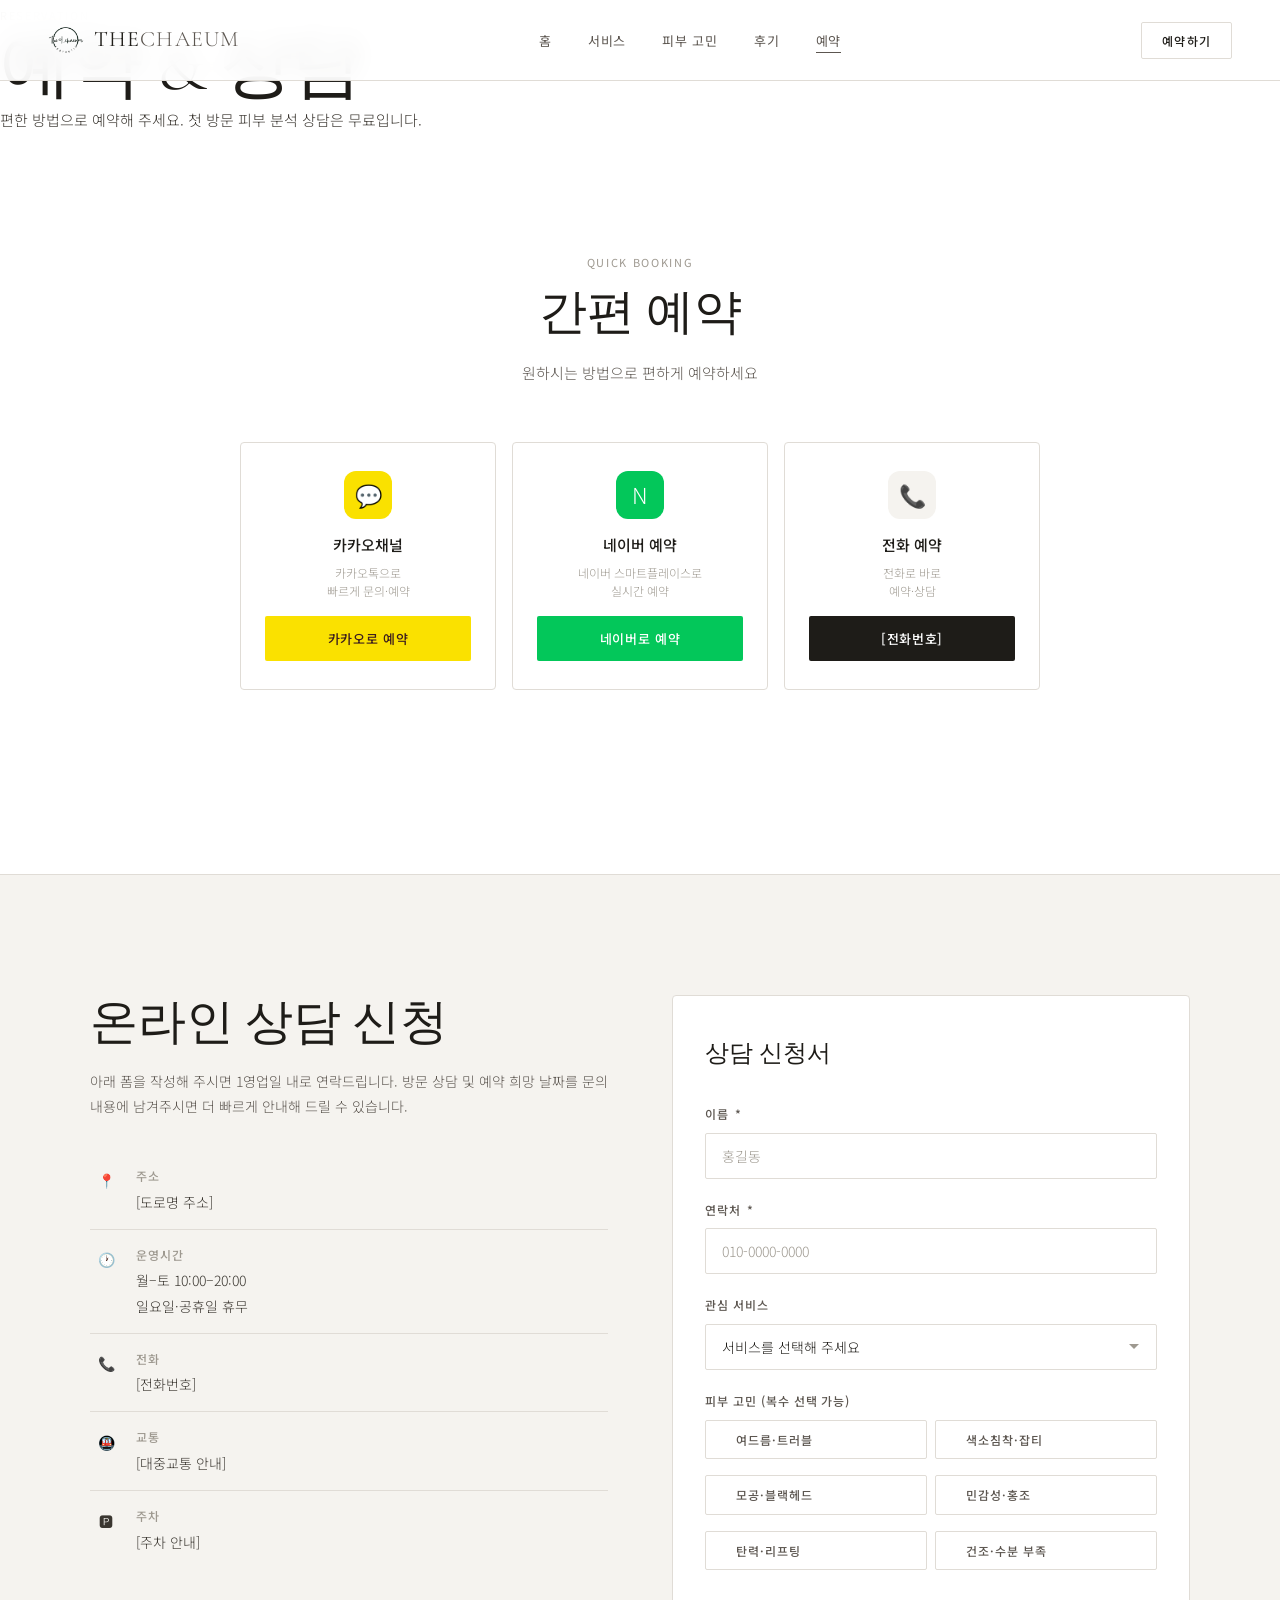
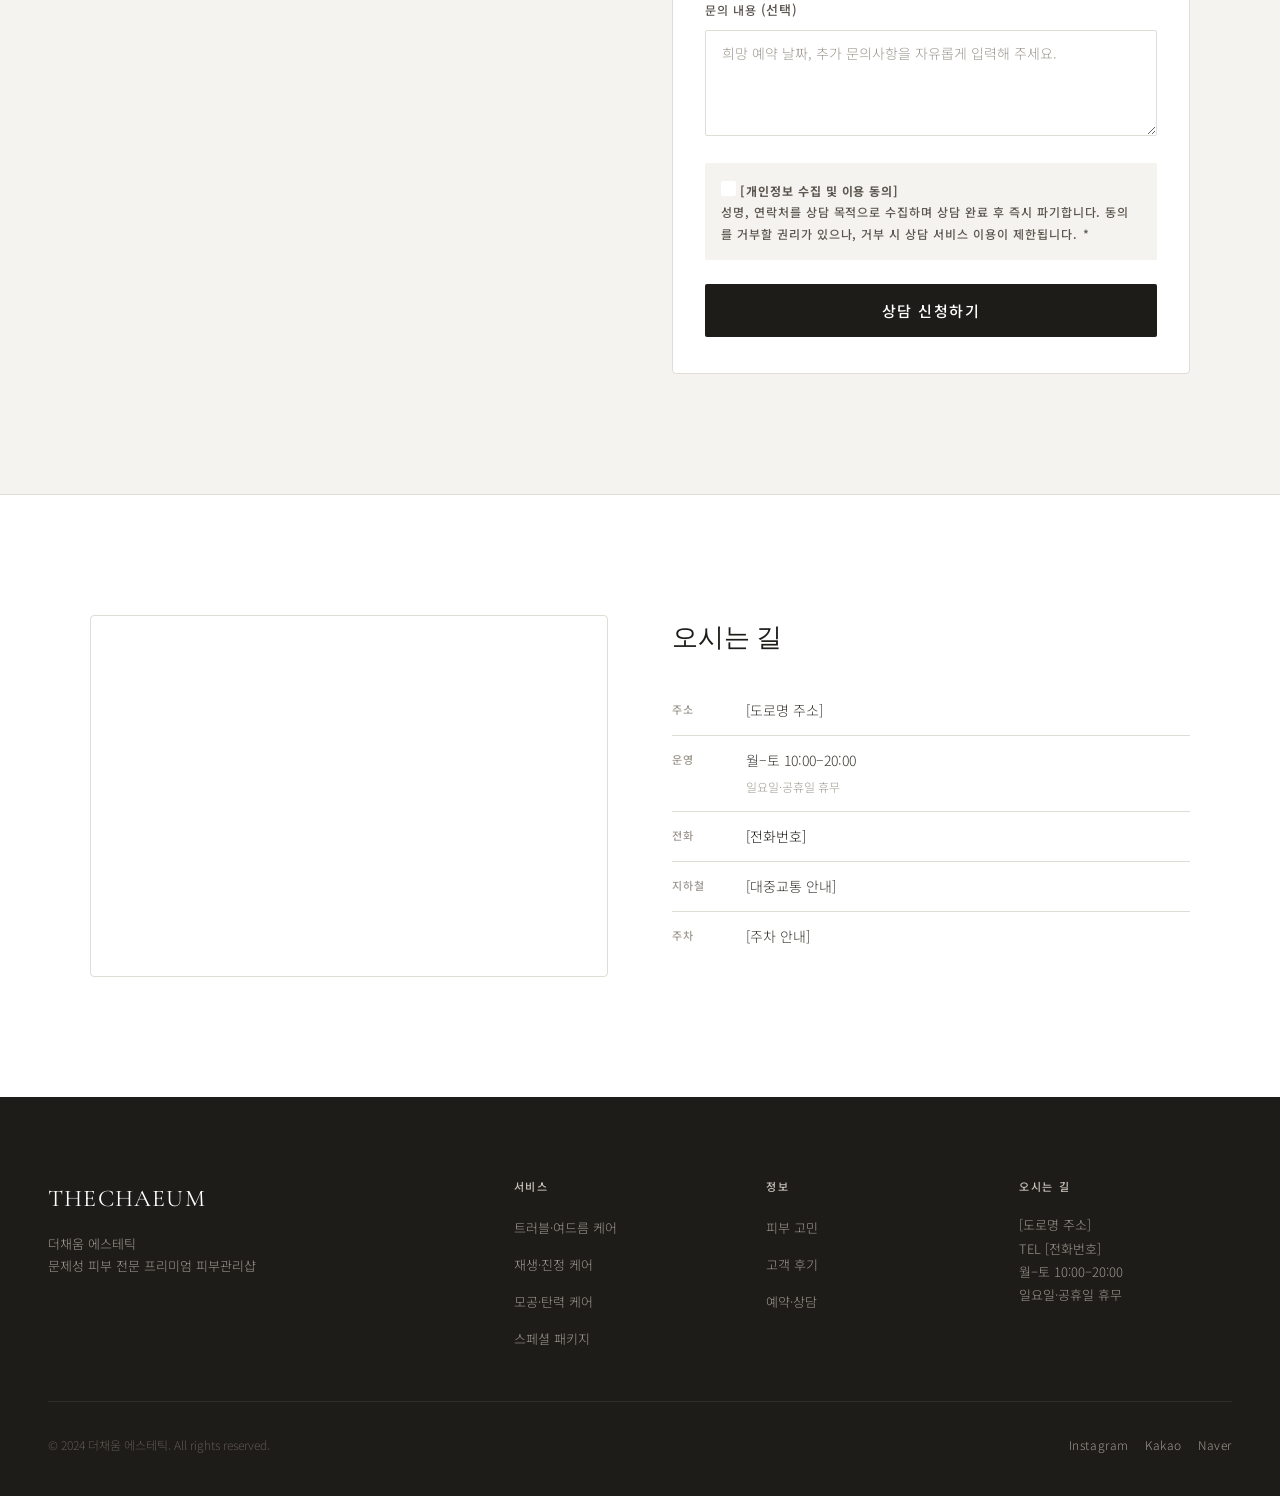
<file: booking.html>
<!DOCTYPE html>
<html lang="ko">
<head>
  <meta charset="UTF-8">
  <meta name="viewport" content="width=device-width, initial-scale=1.0">
  <title>예약·상담 | 더채움 에스테틱 — [지역명]</title>
  <meta name="description" content="더채움 에스테틱 예약 및 상담 안내. 카카오채널, 네이버 예약, 전화 문의로 간편하게 예약하세요. 첫 방문 상담 무료.">

  <!-- Open Graph -->
  <meta property="og:type" content="website">
  <meta property="og:title" content="예약·상담 | 더채움 에스테틱">
  <meta property="og:description" content="첫 방문 상담 무료. 카카오채널 또는 온라인으로 간편하게 예약하세요.">

  <link rel="stylesheet" href="css/variables.css">
  <link rel="stylesheet" href="css/components.css">
  <link rel="stylesheet" href="css/pages/booking.css">
</head>
<body>

  <!-- ===== NAVIGATION ===== -->
  <nav id="main-nav" class="scrolled">
    <a href="index.html" class="nav-logo">
      <img src="assets/logo.png" alt="더채움 로고" onerror="this.style.display='none'">
      <span class="logo-text" style="color:var(--color-text-primary);">THE<span>CHAEUM</span></span>
    </a>
    <ul class="nav-links">
      <li><a href="index.html">홈</a></li>
      <li><a href="services.html">서비스</a></li>
      <li><a href="index.html#concerns">피부 고민</a></li>
      <li><a href="index.html#reviews">후기</a></li>
      <li><a href="booking.html" class="active">예약</a></li>
    </ul>
    <div class="nav-cta">
      <a href="booking.html" style="color:var(--color-text-primary);border-color:var(--color-border);">예약하기</a>
    </div>
    <button class="nav-hamburger" id="hamburger" aria-label="메뉴 열기">
      <span style="background:var(--color-text-primary);"></span>
      <span style="background:var(--color-text-primary);"></span>
      <span style="background:var(--color-text-primary);"></span>
    </button>
  </nav>

  <!-- 모바일 메뉴 -->
  <div class="nav-overlay" id="nav-overlay"></div>
  <div class="nav-mobile-menu" id="mobile-menu">
    <ul>
      <li><a href="index.html">홈</a></li>
      <li><a href="services.html">서비스</a></li>
      <li><a href="index.html#concerns">피부 고민</a></li>
      <li><a href="index.html#reviews">후기</a></li>
      <li><a href="booking.html">예약</a></li>
    </ul>
    <div class="mobile-cta">
      <a href="booking.html" class="btn-primary" style="width:100%;display:block;">지금 예약하기</a>
    </div>
  </div>

  <!-- ===== PAGE HERO ===== -->
  <div class="page-hero">
    <span class="label">Reservation</span>
    <h1>예약 &amp; 상담</h1>
    <p>편한 방법으로 예약해 주세요. 첫 방문 피부 분석 상담은 무료입니다.</p>
  </div>

  <!-- ===== 예약 채널 ===== -->
  <section class="booking-channels">
    <div style="max-width:1100px;margin:0 auto;">
      <div class="section-header fade-up">
        <span class="label">Quick Booking</span>
        <h2>간편 예약</h2>
        <p>원하시는 방법으로 편하게 예약하세요</p>
      </div>

      <div class="channels-grid">
        <div class="channel-card fade-up">
          <div class="channel-icon kakao">💬</div>
          <h3>카카오채널</h3>
          <p>카카오톡으로<br>빠르게 문의·예약</p>
          <a href="https://pf.kakao.com/_[채널ID]" class="channel-btn kakao-btn" target="_blank" rel="noopener">카카오로 예약</a>
        </div>

        <div class="channel-card fade-up fade-up-delay-1">
          <div class="channel-icon naver">N</div>
          <h3>네이버 예약</h3>
          <p>네이버 스마트플레이스로<br>실시간 예약</p>
          <a href="https://booking.naver.com/[업체ID]" class="channel-btn naver-btn" target="_blank" rel="noopener">네이버로 예약</a>
        </div>

        <div class="channel-card fade-up fade-up-delay-2">
          <div class="channel-icon phone">📞</div>
          <h3>전화 예약</h3>
          <p>전화로 바로<br>예약·상담</p>
          <a href="tel:[전화번호]" class="channel-btn phone-btn">[전화번호]</a>
        </div>
      </div>
    </div>
  </section>

  <!-- ===== 상담 폼 ===== -->
  <section class="booking-form-section">
    <div class="booking-layout" style="max-width:1100px;margin:0 auto;">

      <!-- 좌측: 안내 정보 -->
      <div class="booking-info fade-up">
        <h2>온라인 상담 신청</h2>
        <p>아래 폼을 작성해 주시면 1영업일 내로 연락드립니다. 방문 상담 및 예약 희망 날짜를 문의 내용에 남겨주시면 더 빠르게 안내해 드릴 수 있습니다.</p>

        <ul class="info-list">
          <li>
            <div class="info-icon">📍</div>
            <div class="info-list-content">
              <strong>주소</strong>
              <span>[도로명 주소]</span>
            </div>
          </li>
          <li>
            <div class="info-icon">🕐</div>
            <div class="info-list-content">
              <strong>운영시간</strong>
              <span>월–토 10:00–20:00<br>일요일·공휴일 휴무</span>
            </div>
          </li>
          <li>
            <div class="info-icon">📞</div>
            <div class="info-list-content">
              <strong>전화</strong>
              <span>[전화번호]</span>
            </div>
          </li>
          <li>
            <div class="info-icon">🚇</div>
            <div class="info-list-content">
              <strong>교통</strong>
              <span>[대중교통 안내]</span>
            </div>
          </li>
          <li>
            <div class="info-icon">🅿️</div>
            <div class="info-list-content">
              <strong>주차</strong>
              <span>[주차 안내]</span>
            </div>
          </li>
        </ul>
      </div>

      <!-- 우측: 폼 -->
      <div class="fade-up fade-up-delay-1">
        <form class="consult-form" id="consult-form" novalidate>
          <h3>상담 신청서</h3>

          <div id="form-success" class="form-success">
            <div class="success-icon">✅</div>
            <h3>상담 신청이 완료되었습니다</h3>
            <p>1영업일 내로 [전화번호] 또는 카카오채널로 연락드리겠습니다.<br>감사합니다.</p>
          </div>

          <div id="form-fields">
            <div class="form-group" id="group-name">
              <label for="name">이름 <span class="required">*</span></label>
              <input type="text" id="name" name="name" placeholder="홍길동" autocomplete="name">
              <span class="field-error" id="error-name">이름을 입력해 주세요.</span>
            </div>

            <div class="form-group" id="group-phone">
              <label for="phone">연락처 <span class="required">*</span></label>
              <input type="tel" id="phone" name="phone" placeholder="010-0000-0000" autocomplete="tel">
              <span class="field-error" id="error-phone">올바른 연락처를 입력해 주세요. (예: 010-0000-0000)</span>
            </div>

            <div class="form-group" id="group-service">
              <label for="service">관심 서비스</label>
              <select id="service" name="service">
                <option value="">서비스를 선택해 주세요</option>
                <option value="trouble">트러블·여드름 케어</option>
                <option value="regen">재생·진정 케어</option>
                <option value="pore">모공·탄력 케어</option>
                <option value="package">스페셜 패키지</option>
                <option value="consult">피부 상담만 원합니다</option>
              </select>
            </div>

            <div class="form-group">
              <label>피부 고민 (복수 선택 가능)</label>
              <div class="checkbox-group">
                <label class="checkbox-label">
                  <input type="checkbox" name="concerns" value="acne">
                  <span>여드름·트러블</span>
                </label>
                <label class="checkbox-label">
                  <input type="checkbox" name="concerns" value="pigment">
                  <span>색소침착·잡티</span>
                </label>
                <label class="checkbox-label">
                  <input type="checkbox" name="concerns" value="pore">
                  <span>모공·블랙헤드</span>
                </label>
                <label class="checkbox-label">
                  <input type="checkbox" name="concerns" value="sensitive">
                  <span>민감성·홍조</span>
                </label>
                <label class="checkbox-label">
                  <input type="checkbox" name="concerns" value="lifting">
                  <span>탄력·리프팅</span>
                </label>
                <label class="checkbox-label">
                  <input type="checkbox" name="concerns" value="dryness">
                  <span>건조·수분 부족</span>
                </label>
              </div>
            </div>

            <div class="form-group">
              <label for="message">문의 내용 <span class="caption">(선택)</span></label>
              <textarea id="message" name="message" placeholder="희망 예약 날짜, 추가 문의사항을 자유롭게 입력해 주세요." rows="4"></textarea>
            </div>

            <div class="form-group" id="group-privacy">
              <label class="privacy-agree">
                <input type="checkbox" id="privacy" name="privacy">
                <span class="privacy-agree-text">
                  <strong>[개인정보 수집 및 이용 동의]</strong><br>
                  성명, 연락처를 상담 목적으로 수집하며 상담 완료 후 즉시 파기합니다. 동의를 거부할 권리가 있으나, 거부 시 상담 서비스 이용이 제한됩니다.
                  <span class="required">*</span>
                </span>
              </label>
              <span class="field-error" id="error-privacy">개인정보 수집 및 이용에 동의해 주세요.</span>
            </div>

            <div class="form-submit-area">
              <button type="submit" class="btn-primary">상담 신청하기</button>
            </div>
          </div>
        </form>
      </div>
    </div>
  </section>

  <!-- ===== 지도 ===== -->
  <section class="map-section">
    <div class="map-layout" style="max-width:1100px;margin:0 auto;">
      <div class="map-embed fade-up">
        <!-- 실제 주소 입력 후 Google Maps embed URL로 교체하세요 -->
        <iframe
          src="https://www.google.com/maps/embed?pb=!1m18!1m12!1m3!1d3163.944!2d127.0276!3d37.4979!2m3!1f0!2f0!3f0!3m2!1i1024!2i768!4f13.1!3m3!1m2!1s0x0%3A0x0!2z!5e0!3m2!1sko!2skr!4v1234567890"
          allowfullscreen=""
          loading="lazy"
          referrerpolicy="no-referrer-when-downgrade"
          title="더채움 에스테틱 위치">
        </iframe>
      </div>

      <div class="map-info fade-up fade-up-delay-1">
        <h3>오시는 길</h3>
        <ul class="map-details">
          <li>
            <span class="detail-key">주소</span>
            <span>[도로명 주소]</span>
          </li>
          <li>
            <span class="detail-key">운영</span>
            <span>월–토 10:00–20:00<br><span style="font-size:12px;color:var(--color-text-muted);">일요일·공휴일 휴무</span></span>
          </li>
          <li>
            <span class="detail-key">전화</span>
            <span><a href="tel:[전화번호]" style="color:var(--color-cta);">[전화번호]</a></span>
          </li>
          <li>
            <span class="detail-key">지하철</span>
            <span>[대중교통 안내]</span>
          </li>
          <li>
            <span class="detail-key">주차</span>
            <span>[주차 안내]</span>
          </li>
        </ul>
      </div>
    </div>
  </section>

  <!-- ===== FOOTER ===== -->
  <footer>
    <div class="footer-inner">
      <div class="footer-top">
        <div class="footer-brand">
          <div class="logo-text">THECHAEUM</div>
          <p>더채움 에스테틱<br>문제성 피부 전문 프리미엄 피부관리샵</p>
        </div>
        <div class="footer-col">
          <h4>서비스</h4>
          <ul>
            <li><a href="services.html#trouble">트러블·여드름 케어</a></li>
            <li><a href="services.html#regen">재생·진정 케어</a></li>
            <li><a href="services.html#pore">모공·탄력 케어</a></li>
            <li><a href="services.html#package">스페셜 패키지</a></li>
          </ul>
        </div>
        <div class="footer-col">
          <h4>정보</h4>
          <ul>
            <li><a href="index.html#concerns">피부 고민</a></li>
            <li><a href="index.html#reviews">고객 후기</a></li>
            <li><a href="booking.html">예약·상담</a></li>
          </ul>
        </div>
        <div class="footer-col">
          <h4>오시는 길</h4>
          <address>
            [도로명 주소]<br>
            TEL [전화번호]<br>
            월–토 10:00–20:00<br>
            일요일·공휴일 휴무
          </address>
        </div>
      </div>
      <div class="footer-bottom">
        <p>© 2024 더채움 에스테틱. All rights reserved.</p>
        <div class="footer-socials">
          <a href="#">Instagram</a>
          <a href="#">Kakao</a>
          <a href="#">Naver</a>
        </div>
      </div>
    </div>
  </footer>

  <script src="js/main.js"></script>
  <script src="js/booking-form.js"></script>
</body>
</html>
</file>
<file: css/variables.css>
@import url('https://fonts.googleapis.com/css2?family=Cormorant+Garamond:ital,wght@0,300;0,400;0,500;1,300&family=Noto+Sans+KR:wght@300;400;500&display=swap');

:root {
  /* === 메인 컬러: 웜 그레이 === */
  --color-gray-50:  #f5f3ef;
  --color-gray-100: #ede9e3;
  --color-gray-200: #e0dcd6;
  --color-gray-300: #c8c3bc;
  --color-gray-400: #9e9990;
  --color-gray-600: #5c5650;
  --color-gray-800: #3a3630;
  --color-gray-900: #1e1c18;

  /* === 서브 컬러: 더스티 로즈 === */
  --color-rose-50:  #f7efed;
  --color-rose-200: #e8c9c2;
  --color-rose-400: #c9897c;
  --color-rose-600: #a05e52;
  --color-rose-800: #6e3c32;

  /* === 배경 === */
  --color-bg:       #ffffff;
  --color-bg-soft:  #f5f3ef;
  --color-bg-dark:  #1e1c18;

  /* === 의미론적 별칭 === */
  --color-text-primary:   var(--color-gray-900);
  --color-text-body:      var(--color-gray-800);
  --color-text-secondary: var(--color-gray-600);
  --color-text-muted:     var(--color-gray-400);
  --color-border:         var(--color-gray-200);
  --color-surface:        var(--color-gray-50);
  --color-accent:         var(--color-gray-600);
  --color-cta:            var(--color-gray-900);

  /* === 타이포그래피 === */
  --font-display: 'Cormorant Garamond', serif;
  --font-body:    'Noto Sans KR', sans-serif;

  /* === 간격 === */
  --padding-mobile:  20px;
  --padding-tablet:  32px;
  --padding-desktop: 48px;
  --section-gap-mobile:  64px;
  --section-gap-desktop: 120px;

  /* === 트랜지션 === */
  --transition-base: 0.3s ease;
  --transition-fast: 0.2s ease;
}

*, *::before, *::after {
  box-sizing: border-box;
  margin: 0;
  padding: 0;
}

html {
  scroll-behavior: smooth;
}

body {
  font-family: var(--font-body);
  font-size: 15px;
  font-weight: 300;
  line-height: 1.8;
  color: var(--color-text-body);
  background: var(--color-bg);
  -webkit-font-smoothing: antialiased;
}

img {
  max-width: 100%;
  height: auto;
  display: block;
}

a {
  color: inherit;
  text-decoration: none;
}

/* === 타이포그래피 === */
h1 {
  font-family: var(--font-display);
  font-size: clamp(36px, 6vw, 72px);
  font-weight: 300;
  letter-spacing: -0.02em;
  line-height: 1.1;
  color: var(--color-text-primary);
}

h2 {
  font-family: var(--font-display);
  font-size: clamp(28px, 4vw, 48px);
  font-weight: 400;
  line-height: 1.2;
  color: var(--color-text-primary);
}

h3 {
  font-family: var(--font-body);
  font-size: 20px;
  font-weight: 500;
  color: var(--color-text-primary);
}

p {
  font-family: var(--font-body);
  font-size: 15px;
  font-weight: 300;
  line-height: 1.8;
  color: var(--color-text-body);
}

.caption {
  font-size: 13px;
  color: var(--color-text-secondary);
  letter-spacing: 0.05em;
}

.label {
  font-size: 11px;
  letter-spacing: 0.15em;
  text-transform: uppercase;
  color: var(--color-text-muted);
  font-family: var(--font-body);
  font-weight: 400;
}

/* === 섹션 패딩 === */
.section {
  padding: var(--section-gap-mobile) var(--padding-mobile);
}

@media (min-width: 768px) {
  .section {
    padding: var(--section-gap-mobile) var(--padding-tablet);
  }
}

@media (min-width: 1280px) {
  .section {
    padding: var(--section-gap-desktop) var(--padding-desktop);
  }
}

.container {
  max-width: 1200px;
  margin: 0 auto;
  width: 100%;
}

/* === 스크롤 애니메이션 === */
.fade-up {
  opacity: 0;
  transform: translateY(24px);
  transition: opacity 0.6s ease, transform 0.6s ease;
}

.fade-up.visible {
  opacity: 1;
  transform: translateY(0);
}

.fade-up-delay-1 { transition-delay: 0.1s; }
.fade-up-delay-2 { transition-delay: 0.2s; }
.fade-up-delay-3 { transition-delay: 0.3s; }
.fade-up-delay-4 { transition-delay: 0.4s; }

/* === 이미지 호버 === */
.img-hover {
  transition: transform var(--transition-base);
  overflow: hidden;
}
.img-hover img {
  transition: transform var(--transition-base);
}
.img-hover:hover img {
  transform: scale(1.04);
}
</file>
<file: css/components.css>
/* ===================================
   NAVIGATION
=================================== */
nav {
  position: fixed;
  top: 0;
  left: 0;
  width: 100%;
  z-index: 100;
  padding: 20px var(--padding-mobile);
  display: flex;
  align-items: center;
  justify-content: space-between;
  background: transparent;
  transition: background var(--transition-base), backdrop-filter var(--transition-base), border-color var(--transition-base);
  border-bottom: 1px solid transparent;
}

nav.scrolled {
  background: rgba(255, 255, 255, 0.92);
  backdrop-filter: blur(12px);
  -webkit-backdrop-filter: blur(12px);
  border-bottom: 1px solid var(--color-border);
}

@media (min-width: 1024px) {
  nav {
    padding: 20px var(--padding-desktop);
  }
}

.nav-logo {
  display: flex;
  align-items: center;
  gap: 10px;
  z-index: 101;
}

.nav-logo img {
  height: 36px;
  width: auto;
}

.nav-logo .logo-text {
  font-family: var(--font-display);
  font-size: 22px;
  font-weight: 400;
  letter-spacing: 0.05em;
  color: var(--color-text-primary);
  transition: color var(--transition-fast);
}

.nav-logo .logo-text span {
  font-weight: 300;
  color: var(--color-accent);
}

/* 다크 배경 위에서 로고 반전 */
nav:not(.scrolled) .nav-logo .logo-text {
  color: #ffffff;
}
nav:not(.scrolled) .nav-logo img {
  filter: brightness(0) invert(1);
}

.nav-links {
  display: none;
  list-style: none;
  gap: 36px;
  align-items: center;
}

@media (min-width: 1024px) {
  .nav-links {
    display: flex;
  }
}

.nav-links a {
  font-family: var(--font-body);
  font-size: 13px;
  font-weight: 400;
  letter-spacing: 0.06em;
  color: rgba(255, 255, 255, 0.85);
  transition: color var(--transition-fast);
  position: relative;
}

.nav-links a::after {
  content: '';
  position: absolute;
  bottom: -3px;
  left: 0;
  width: 0;
  height: 1px;
  background: var(--color-accent);
  transition: width var(--transition-fast);
}

.nav-links a:hover::after,
.nav-links a.active::after {
  width: 100%;
}

nav.scrolled .nav-links a {
  color: var(--color-text-secondary);
}

nav.scrolled .nav-links a:hover {
  color: var(--color-text-primary);
}

.nav-cta {
  display: none;
}

@media (min-width: 1024px) {
  .nav-cta {
    display: block;
  }
}

.nav-cta a {
  font-size: 12px;
  font-weight: 500;
  letter-spacing: 0.1em;
  color: #fff;
  border: 1px solid rgba(255, 255, 255, 0.5);
  padding: 9px 20px;
  border-radius: 2px;
  transition: all var(--transition-fast);
}

.nav-cta a:hover {
  background: rgba(255, 255, 255, 0.15);
  border-color: rgba(255, 255, 255, 0.8);
}

nav.scrolled .nav-cta a {
  color: var(--color-text-primary);
  border-color: var(--color-border);
}

nav.scrolled .nav-cta a:hover {
  border-color: var(--color-gray-600);
  background: var(--color-surface);
}

/* 햄버거 메뉴 */
.nav-hamburger {
  display: flex;
  flex-direction: column;
  gap: 5px;
  cursor: pointer;
  padding: 4px;
  z-index: 101;
  background: none;
  border: none;
}

@media (min-width: 1024px) {
  .nav-hamburger {
    display: none;
  }
}

.nav-hamburger span {
  display: block;
  width: 24px;
  height: 1.5px;
  background: #ffffff;
  transition: all var(--transition-fast);
  transform-origin: center;
}

nav.scrolled .nav-hamburger span {
  background: var(--color-text-primary);
}

.nav-hamburger.open span:nth-child(1) {
  transform: translateY(6.5px) rotate(45deg);
}
.nav-hamburger.open span:nth-child(2) {
  opacity: 0;
}
.nav-hamburger.open span:nth-child(3) {
  transform: translateY(-6.5px) rotate(-45deg);
}

/* 모바일 드로어 */
.nav-mobile-menu {
  position: fixed;
  top: 0;
  right: -100%;
  width: min(320px, 100vw);
  height: 100vh;
  background: var(--color-bg);
  z-index: 99;
  display: flex;
  flex-direction: column;
  padding: 100px 40px 40px;
  transition: right var(--transition-base);
  box-shadow: -4px 0 24px rgba(0,0,0,0.08);
}

.nav-mobile-menu.open {
  right: 0;
}

.nav-mobile-menu ul {
  list-style: none;
  display: flex;
  flex-direction: column;
  gap: 0;
}

.nav-mobile-menu ul li a {
  display: block;
  font-family: var(--font-body);
  font-size: 16px;
  font-weight: 400;
  color: var(--color-text-primary);
  padding: 16px 0;
  border-bottom: 1px solid var(--color-border);
  letter-spacing: 0.03em;
  transition: color var(--transition-fast), padding-left var(--transition-fast);
}

.nav-mobile-menu ul li a:hover {
  color: var(--color-accent);
  padding-left: 8px;
}

.nav-mobile-menu .mobile-cta {
  margin-top: 32px;
}

.nav-overlay {
  position: fixed;
  inset: 0;
  background: rgba(0, 0, 0, 0.4);
  z-index: 98;
  opacity: 0;
  pointer-events: none;
  transition: opacity var(--transition-base);
}

.nav-overlay.open {
  opacity: 1;
  pointer-events: all;
}

/* ===================================
   BUTTONS
=================================== */
.btn-primary {
  display: inline-block;
  background: var(--color-cta);
  color: #ffffff;
  padding: 14px 32px;
  border-radius: 2px;
  font-family: var(--font-body);
  font-size: 14px;
  font-weight: 500;
  letter-spacing: 0.08em;
  transition: background var(--transition-fast);
  cursor: pointer;
  border: none;
  text-align: center;
}

.btn-primary:hover {
  background: var(--color-gray-800);
}

.btn-outline {
  display: inline-block;
  background: transparent;
  color: var(--color-text-primary);
  border: 1px solid var(--color-border);
  padding: 13px 31px;
  border-radius: 2px;
  font-family: var(--font-body);
  font-size: 14px;
  font-weight: 400;
  letter-spacing: 0.06em;
  transition: border-color var(--transition-fast), background var(--transition-fast);
  cursor: pointer;
  text-align: center;
}

.btn-outline:hover {
  border-color: var(--color-gray-600);
  background: var(--color-surface);
}

.btn-outline-white {
  display: inline-block;
  background: transparent;
  color: #ffffff;
  border: 1px solid rgba(255, 255, 255, 0.5);
  padding: 13px 31px;
  border-radius: 2px;
  font-family: var(--font-body);
  font-size: 14px;
  font-weight: 400;
  letter-spacing: 0.06em;
  transition: all var(--transition-fast);
  cursor: pointer;
  text-align: center;
}

.btn-outline-white:hover {
  border-color: #ffffff;
  background: rgba(255, 255, 255, 0.1);
}

.btn-dark {
  display: inline-block;
  background: var(--color-gray-900);
  color: #ffffff;
  padding: 14px 32px;
  border-radius: 2px;
  font-family: var(--font-body);
  font-size: 14px;
  font-weight: 500;
  letter-spacing: 0.08em;
  transition: background var(--transition-fast);
  cursor: pointer;
  border: none;
  text-align: center;
}

.btn-dark:hover {
  background: var(--color-gray-800);
}

.btn-kakao {
  display: inline-flex;
  align-items: center;
  gap: 8px;
  background: #FAE100;
  color: #3C1E1E;
  padding: 14px 28px;
  border-radius: 2px;
  font-family: var(--font-body);
  font-size: 14px;
  font-weight: 500;
  letter-spacing: 0.05em;
  transition: background var(--transition-fast);
  cursor: pointer;
  border: none;
  text-align: center;
}

.btn-kakao:hover {
  background: #e8d000;
}

.btn-naver {
  display: inline-flex;
  align-items: center;
  gap: 8px;
  background: #03C75A;
  color: #ffffff;
  padding: 14px 28px;
  border-radius: 2px;
  font-family: var(--font-body);
  font-size: 14px;
  font-weight: 500;
  letter-spacing: 0.05em;
  transition: background var(--transition-fast);
  cursor: pointer;
  border: none;
}

.btn-naver:hover {
  background: #02a84c;
}

/* ===================================
   FLOATING CTA
=================================== */
.floating-cta {
  position: fixed;
  bottom: 32px;
  right: 32px;
  z-index: 200;
  background: var(--color-gray-900);
  color: #fff;
  padding: 16px 28px;
  border-radius: 2px;
  font-family: var(--font-body);
  font-size: 13px;
  font-weight: 500;
  letter-spacing: 0.1em;
  transition: background var(--transition-fast), transform var(--transition-fast), opacity var(--transition-fast);
  opacity: 0;
  transform: translateY(8px);
  pointer-events: none;
}

.floating-cta.visible {
  opacity: 1;
  transform: translateY(0);
  pointer-events: all;
}

.floating-cta:hover {
  background: var(--color-gray-800);
}

@media (max-width: 768px) {
  .floating-cta {
    left: 0;
    right: 0;
    bottom: 0;
    border-radius: 0;
    text-align: center;
    padding: 18px;
    font-size: 14px;
  }
}

/* ===================================
   FOOTER
=================================== */
footer {
  background: var(--color-gray-900);
  color: var(--color-gray-400);
  padding: 60px var(--padding-mobile) 32px;
}

@media (min-width: 1024px) {
  footer {
    padding: 80px var(--padding-desktop) 40px;
  }
}

.footer-inner {
  max-width: 1200px;
  margin: 0 auto;
}

.footer-top {
  display: grid;
  grid-template-columns: 1fr;
  gap: 40px;
  padding-bottom: 40px;
  border-bottom: 1px solid rgba(255,255,255,0.08);
  margin-bottom: 32px;
}

@media (min-width: 768px) {
  .footer-top {
    grid-template-columns: 1fr 1fr;
  }
}

@media (min-width: 1024px) {
  .footer-top {
    grid-template-columns: 2fr 1fr 1fr 1fr;
  }
}

.footer-brand .logo-text {
  font-family: var(--font-display);
  font-size: 24px;
  font-weight: 400;
  color: #ffffff;
  letter-spacing: 0.05em;
  margin-bottom: 12px;
}

.footer-brand p {
  font-size: 13px;
  color: var(--color-gray-400);
  line-height: 1.7;
  margin-top: 8px;
}

.footer-col h4 {
  font-family: var(--font-body);
  font-size: 11px;
  font-weight: 500;
  letter-spacing: 0.15em;
  text-transform: uppercase;
  color: var(--color-gray-300);
  margin-bottom: 16px;
}

.footer-col ul {
  list-style: none;
}

.footer-col ul li {
  margin-bottom: 10px;
}

.footer-col ul li a {
  font-size: 13px;
  color: var(--color-gray-400);
  transition: color var(--transition-fast);
}

.footer-col ul li a:hover {
  color: #ffffff;
}

.footer-col address {
  font-style: normal;
  font-size: 13px;
  color: var(--color-gray-400);
  line-height: 1.8;
}

.footer-bottom {
  display: flex;
  flex-direction: column;
  gap: 12px;
  align-items: flex-start;
}

@media (min-width: 768px) {
  .footer-bottom {
    flex-direction: row;
    justify-content: space-between;
    align-items: center;
  }
}

.footer-bottom p {
  font-size: 12px;
  color: var(--color-gray-600);
}

.footer-socials {
  display: flex;
  gap: 16px;
}

.footer-socials a {
  font-size: 12px;
  color: var(--color-gray-400);
  letter-spacing: 0.05em;
  transition: color var(--transition-fast);
}

.footer-socials a:hover {
  color: #ffffff;
}

/* ===================================
   SECTION HEADER (공통)
=================================== */
.section-header {
  text-align: center;
  margin-bottom: 56px;
}

.section-header .label {
  display: block;
  margin-bottom: 12px;
}

.section-header h2 {
  margin-bottom: 16px;
}

.section-header p {
  max-width: 520px;
  margin: 0 auto;
  color: var(--color-text-secondary);
}

/* ===================================
   LIGHTBOX
=================================== */
.lightbox {
  position: fixed;
  inset: 0;
  background: rgba(0, 0, 0, 0.92);
  z-index: 300;
  display: flex;
  align-items: center;
  justify-content: center;
  opacity: 0;
  pointer-events: none;
  transition: opacity 0.3s ease;
}

.lightbox.open {
  opacity: 1;
  pointer-events: all;
}

.lightbox-img {
  max-width: 90vw;
  max-height: 88vh;
  object-fit: contain;
  border-radius: 2px;
}

.lightbox-close {
  position: absolute;
  top: 24px;
  right: 28px;
  color: rgba(255,255,255,0.7);
  font-size: 28px;
  cursor: pointer;
  background: none;
  border: none;
  line-height: 1;
  transition: color var(--transition-fast);
}

.lightbox-close:hover {
  color: #ffffff;
}
</file>
<file: css/pages/booking.css>
/* ===================================
   BOOKING CHANNELS
=================================== */
.booking-channels {
  background: var(--color-bg);
  padding: var(--section-gap-mobile) var(--padding-mobile);
}

@media (min-width: 1024px) {
  .booking-channels {
    padding: var(--section-gap-desktop) var(--padding-desktop);
  }
}

.channels-grid {
  display: grid;
  grid-template-columns: 1fr;
  gap: 16px;
  max-width: 800px;
  margin: 0 auto 64px;
}

@media (min-width: 600px) {
  .channels-grid {
    grid-template-columns: repeat(3, 1fr);
  }
}

.channel-card {
  border: 1px solid var(--color-border);
  border-radius: 4px;
  padding: 28px 24px;
  text-align: center;
  transition: border-color var(--transition-fast), box-shadow var(--transition-fast);
}

.channel-card:hover {
  border-color: var(--color-gray-300);
  box-shadow: 0 4px 16px rgba(0,0,0,0.06);
}

.channel-icon {
  width: 48px;
  height: 48px;
  border-radius: 12px;
  margin: 0 auto 12px;
  display: flex;
  align-items: center;
  justify-content: center;
  font-size: 22px;
}

.channel-icon.kakao { background: #FAE100; }
.channel-icon.naver { background: #03C75A; color: #fff; }
.channel-icon.phone { background: var(--color-surface); }

.channel-card h3 {
  font-size: 15px;
  font-weight: 500;
  color: var(--color-text-primary);
  margin-bottom: 6px;
}

.channel-card p {
  font-size: 12px;
  color: var(--color-text-muted);
  margin-bottom: 16px;
  line-height: 1.5;
}

.channel-btn {
  display: block;
  width: 100%;
  padding: 11px 16px;
  border-radius: 2px;
  font-size: 13px;
  font-weight: 500;
  letter-spacing: 0.05em;
  text-align: center;
  transition: opacity var(--transition-fast);
  cursor: pointer;
  border: none;
}

.channel-btn:hover { opacity: 0.85; }

.channel-btn.kakao-btn {
  background: #FAE100;
  color: #3C1E1E;
}

.channel-btn.naver-btn {
  background: #03C75A;
  color: #ffffff;
}

.channel-btn.phone-btn {
  background: var(--color-gray-900);
  color: #ffffff;
}

/* ===================================
   BOOKING FORM
=================================== */
.booking-form-section {
  background: var(--color-bg-soft);
  padding: var(--section-gap-mobile) var(--padding-mobile);
  border-top: 1px solid var(--color-border);
}

@media (min-width: 1024px) {
  .booking-form-section {
    padding: var(--section-gap-desktop) var(--padding-desktop);
  }
}

.booking-layout {
  display: grid;
  grid-template-columns: 1fr;
  gap: 48px;
  max-width: 1100px;
  margin: 0 auto;
}

@media (min-width: 960px) {
  .booking-layout {
    grid-template-columns: 1fr 1fr;
    align-items: start;
    gap: 64px;
  }
}

.booking-info h2 {
  margin-bottom: 16px;
}

.booking-info p {
  color: var(--color-text-secondary);
  font-size: 14px;
  margin-bottom: 32px;
}

.info-list {
  list-style: none;
}

.info-list li {
  display: flex;
  gap: 14px;
  padding: 14px 0;
  border-bottom: 1px solid var(--color-border);
  font-size: 14px;
}

.info-list li:last-child {
  border-bottom: none;
}

.info-icon {
  width: 32px;
  height: 32px;
  border-radius: 6px;
  background: var(--color-surface);
  display: flex;
  align-items: center;
  justify-content: center;
  flex-shrink: 0;
  font-size: 14px;
}

.info-list-content strong {
  display: block;
  font-size: 12px;
  font-weight: 500;
  color: var(--color-text-muted);
  letter-spacing: 0.08em;
  text-transform: uppercase;
  margin-bottom: 3px;
}

.info-list-content span {
  color: var(--color-text-body);
}

/* 상담 폼 */
.consult-form {
  background: var(--color-bg);
  border: 1px solid var(--color-border);
  border-radius: 4px;
  padding: 36px 32px;
}

.consult-form h3 {
  font-family: var(--font-display);
  font-size: 24px;
  font-weight: 400;
  color: var(--color-text-primary);
  margin-bottom: 28px;
}

.form-group {
  margin-bottom: 20px;
}

.form-group label {
  display: block;
  font-size: 12px;
  font-weight: 500;
  letter-spacing: 0.08em;
  text-transform: uppercase;
  color: var(--color-text-secondary);
  margin-bottom: 8px;
}

.form-group .required {
  color: var(--color-accent);
  margin-left: 2px;
}

.form-group input,
.form-group select,
.form-group textarea {
  width: 100%;
  padding: 12px 16px;
  border: 1px solid var(--color-border);
  border-radius: 2px;
  font-family: var(--font-body);
  font-size: 14px;
  font-weight: 300;
  color: var(--color-text-primary);
  background: var(--color-bg);
  transition: border-color var(--transition-fast);
  outline: none;
  -webkit-appearance: none;
}

.form-group input:focus,
.form-group select:focus,
.form-group textarea:focus {
  border-color: var(--color-gray-600);
}

.form-group input::placeholder,
.form-group textarea::placeholder {
  color: var(--color-text-muted);
}

.form-group select {
  background-image: url("data:image/svg+xml,%3Csvg xmlns='http://www.w3.org/2000/svg' width='12' height='8' viewBox='0 0 12 8'%3E%3Cpath fill='%239e9990' d='M1 1l5 5 5-5'/%3E%3C/svg%3E");
  background-repeat: no-repeat;
  background-position: right 16px center;
  cursor: pointer;
}

.form-group textarea {
  resize: vertical;
  min-height: 100px;
}

.form-group .field-error {
  display: none;
  font-size: 12px;
  color: #c0392b;
  margin-top: 5px;
}

.form-group.has-error input,
.form-group.has-error select,
.form-group.has-error textarea {
  border-color: #c0392b;
}

.form-group.has-error .field-error {
  display: block;
}

/* 피부 고민 체크박스 */
.checkbox-group {
  display: grid;
  grid-template-columns: repeat(2, 1fr);
  gap: 8px;
}

.checkbox-label {
  display: flex;
  align-items: center;
  gap: 8px;
  cursor: pointer;
  font-size: 13px;
  color: var(--color-text-body);
  padding: 8px 12px;
  border: 1px solid var(--color-border);
  border-radius: 2px;
  transition: all var(--transition-fast);
}

.checkbox-label:hover {
  border-color: var(--color-gray-300);
  background: var(--color-surface);
}

.checkbox-label input[type="checkbox"] {
  width: 14px;
  height: 14px;
  accent-color: var(--color-cta);
  cursor: pointer;
  flex-shrink: 0;
  padding: 0;
  border: none;
}

.checkbox-label input[type="checkbox"]:checked + span {
  color: var(--color-cta);
  font-weight: 500;
}

/* 개인정보 동의 */
.privacy-agree {
  display: flex;
  align-items: flex-start;
  gap: 10px;
  padding: 16px;
  background: var(--color-surface);
  border-radius: 2px;
  cursor: pointer;
}

.privacy-agree input[type="checkbox"] {
  width: 15px;
  height: 15px;
  accent-color: var(--color-cta);
  margin-top: 2px;
  flex-shrink: 0;
  cursor: pointer;
  padding: 0;
  border: none;
}

.privacy-agree-text {
  font-size: 12px;
  color: var(--color-text-secondary);
  line-height: 1.6;
}

.privacy-agree-text a {
  color: var(--color-cta);
  text-decoration: underline;
}

.form-submit-area {
  margin-top: 24px;
}

.form-submit-area .btn-primary {
  width: 100%;
  padding: 16px;
  font-size: 15px;
  letter-spacing: 0.1em;
}

.form-success {
  display: none;
  text-align: center;
  padding: 40px 20px;
}

.form-success.visible {
  display: block;
}

.form-success .success-icon {
  font-size: 40px;
  margin-bottom: 16px;
}

.form-success h3 {
  margin-bottom: 8px;
  color: var(--color-text-primary);
}

.form-success p {
  color: var(--color-text-secondary);
  font-size: 14px;
}

/* ===================================
   MAP SECTION
=================================== */
.map-section {
  background: var(--color-bg);
  padding: var(--section-gap-mobile) var(--padding-mobile);
  border-top: 1px solid var(--color-border);
}

@media (min-width: 1024px) {
  .map-section {
    padding: var(--section-gap-desktop) var(--padding-desktop);
  }
}

.map-layout {
  display: grid;
  grid-template-columns: 1fr;
  gap: 40px;
  max-width: 1100px;
  margin: 0 auto;
}

@media (min-width: 960px) {
  .map-layout {
    grid-template-columns: 1fr 1fr;
    align-items: start;
    gap: 64px;
  }
}

.map-embed {
  border-radius: 4px;
  overflow: hidden;
  border: 1px solid var(--color-border);
}

.map-embed iframe {
  width: 100%;
  height: 360px;
  display: block;
  border: none;
}

.map-info h3 {
  font-family: var(--font-display);
  font-size: 26px;
  font-weight: 400;
  margin-bottom: 24px;
}

.map-details {
  list-style: none;
}

.map-details li {
  display: flex;
  gap: 14px;
  padding: 12px 0;
  border-bottom: 1px solid var(--color-border);
  font-size: 14px;
  color: var(--color-text-body);
}

.map-details li:last-child {
  border-bottom: none;
}

.map-details li .detail-key {
  font-size: 11px;
  font-weight: 500;
  letter-spacing: 0.1em;
  text-transform: uppercase;
  color: var(--color-text-muted);
  min-width: 60px;
  padding-top: 2px;
}
</file>
